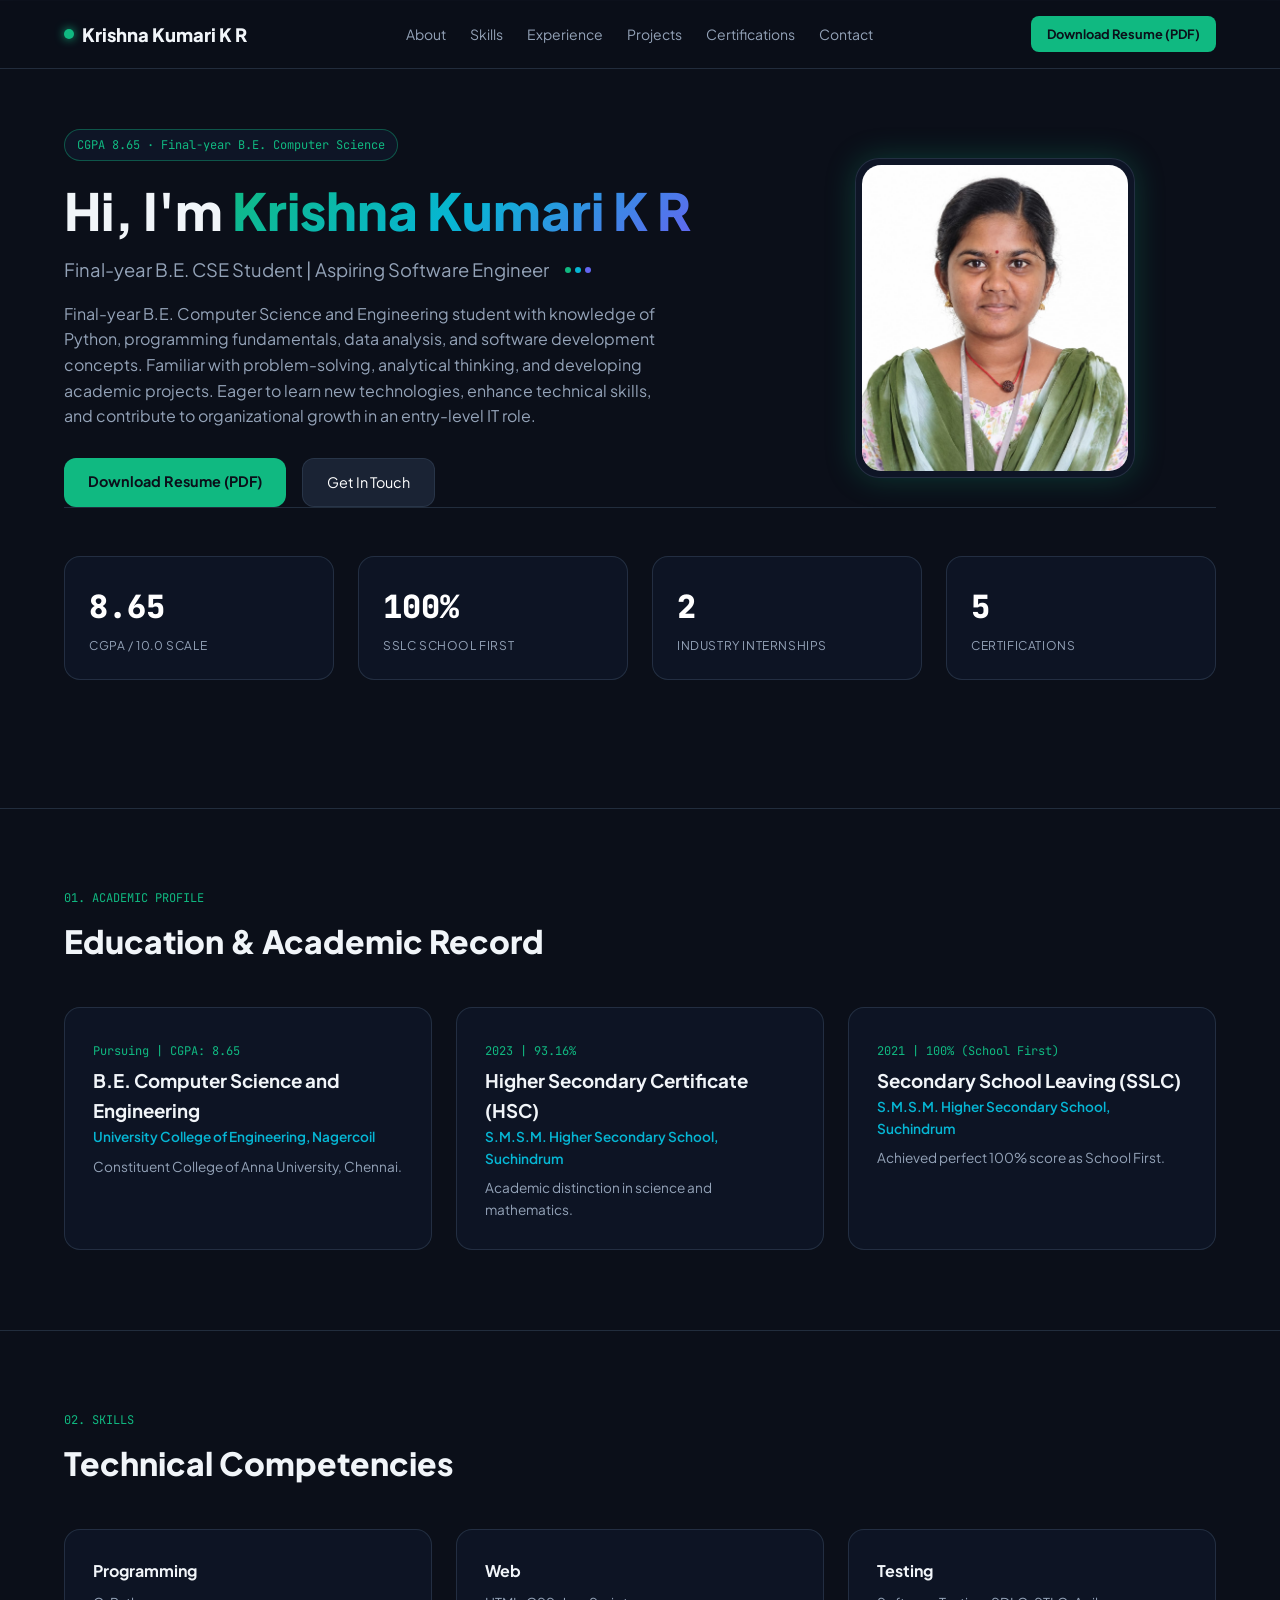
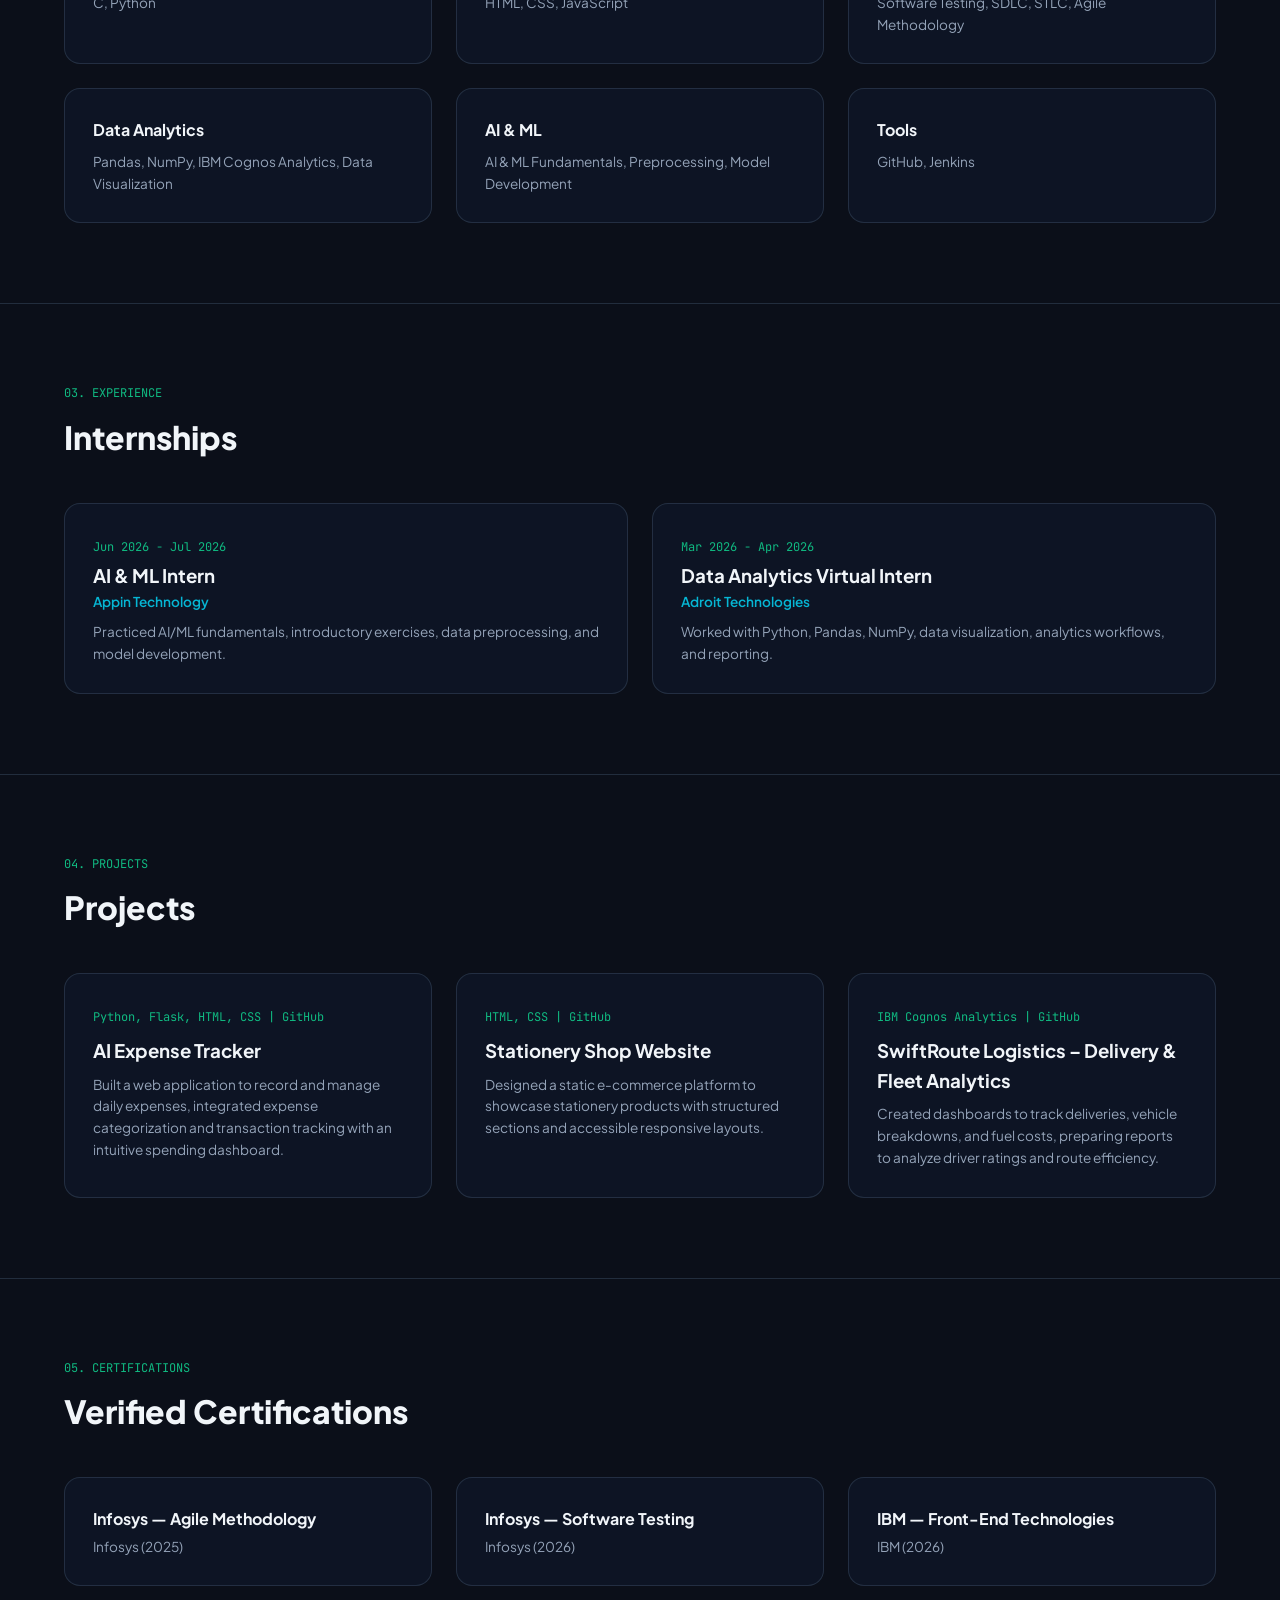
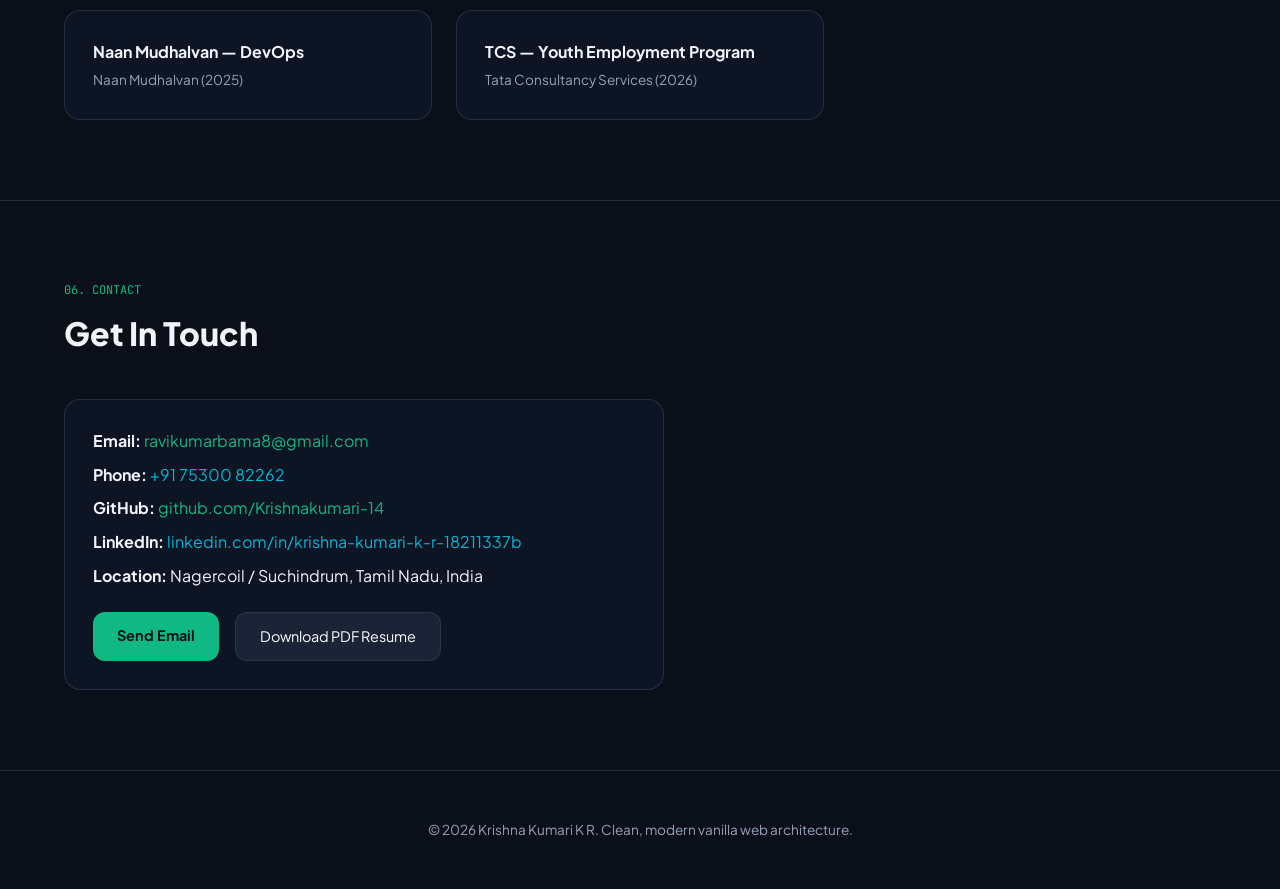
<file: public/index-static.html>
<!DOCTYPE html>
<html lang="en" class="scroll-smooth">
<head>
  <meta charset="UTF-8">
  <meta name="viewport" content="width=device-width, initial-scale=1.0">
  <title>Krishna Kumari K R | Software Engineer & B.E. CSE Student</title>
  <meta name="description" content="Portfolio of Krishna Kumari K R, final-year B.E. Computer Science & Engineering student at UCE Nagercoil (CGPA 8.65).">
  <!-- Google Fonts -->
  <link rel="preconnect" href="https://fonts.googleapis.com">
  <link rel="preconnect" href="https://fonts.gstatic.com" crossorigin>
  <link href="https://fonts.googleapis.com/css2?family=JetBrains+Mono:wght@400;500;600&family=Plus+Jakarta+Sans:wght@300;400;500;600;700;800&display=swap" rel="stylesheet">
  <style>
    :root {
      --bg: #0b0f19;
      --card-bg: rgba(15, 23, 42, 0.7);
      --border: rgba(51, 65, 85, 0.6);
      --accent: #10b981;
      --accent-cyan: #06b6d4;
      --text: #f1f5f9;
      --text-muted: #94a3b8;
    }
    * { box-sizing: border-box; margin: 0; padding: 0; }
    body {
      font-family: 'Plus Jakarta Sans', sans-serif;
      background-color: var(--bg);
      color: var(--text);
      line-height: 1.6;
      overflow-x: hidden;
    }
    a { color: inherit; text-decoration: none; }
    .container { max-width: 1200px; margin: 0 auto; padding: 0 1.5rem; }
    
    header {
      position: fixed; top: 0; left: 0; right: 0; z-index: 50;
      background: rgba(11, 15, 25, 0.85); backdrop-filter: blur(12px);
      border-bottom: 1px solid var(--border); padding: 1rem 0;
    }
    .header-wrap { display: flex; align-items: center; justify-content: space-between; }
    .brand { font-weight: 800; font-size: 1.15rem; display: flex; align-items: center; gap: 0.5rem; }
    .brand-dot { width: 10px; height: 10px; border-radius: 50%; background: var(--accent); box-shadow: 0 0 10px var(--accent); }
    nav { display: flex; align-items: center; gap: 1.5rem; }
    nav a { font-size: 0.875rem; color: var(--text-muted); transition: color 0.2s; }
    nav a:hover { color: #fff; }
    .btn-resume {
      background: var(--accent); color: #0b0f19; font-weight: 700; font-size: 0.8rem;
      padding: 0.5rem 1rem; border-radius: 0.5rem; border: none; cursor: pointer; transition: 0.2s;
    }
    .btn-resume:hover { filter: brightness(1.1); }

    .hero { padding: 8rem 0 5rem; }
    .hero-grid { display: grid; grid-template-columns: 1.2fr 0.8fr; gap: 3rem; align-items: center; }
    @media (max-width: 900px) {
      .hero-grid { grid-template-columns: 1fr; text-align: center; }
      nav { display: none; }
    }
    .hero-kicker {
      display: inline-flex; align-items: center; gap: 0.5rem; font-family: 'JetBrains Mono', monospace;
      font-size: 0.75rem; padding: 0.35rem 0.75rem; background: rgba(15, 23, 42, 0.8);
      border: 1px solid rgba(16, 185, 129, 0.4); border-radius: 999px; color: var(--accent); margin-bottom: 1.2rem;
    }
    .hero-title { font-size: clamp(2.2rem, 4vw, 3.5rem); font-weight: 800; line-height: 1.15; margin-bottom: 1rem; }
    .gradient-text { background: linear-gradient(135deg, #10b981, #06b6d4, #6366f1); -webkit-background-clip: text; -webkit-text-fill-color: transparent; }
    .hero-subtitle { font-size: 1.15rem; color: var(--text-muted); margin-bottom: 1rem; display: flex; align-items: center; gap: 0.5rem; flex-wrap: wrap; }
    .typing-dots { display: inline-flex; gap: 4px; margin-left: 0.5rem; }
    .dot { width: 6px; height: 6px; border-radius: 50%; background: var(--accent); animation: pulse 1.4s infinite ease-in-out; }
    .dot:nth-child(2) { animation-delay: 0.2s; background: var(--accent-cyan); }
    .dot:nth-child(3) { animation-delay: 0.4s; background: #6366f1; }
    @keyframes pulse { 0%, 80%, 100% { opacity: 0.3; transform: scale(0.8); } 40% { opacity: 1; transform: scale(1.3); } }
    .hero-desc { color: var(--text-muted); font-size: 1rem; max-width: 600px; margin-bottom: 1.8rem; }
    .hero-ctas { display: flex; gap: 1rem; flex-wrap: wrap; }
    .btn-primary { background: var(--accent); color: #0b0f19; font-weight: 700; padding: 0.75rem 1.5rem; border-radius: 0.75rem; font-size: 0.9rem; transition: 0.2s; }
    .btn-secondary { background: rgba(30, 41, 59, 0.8); border: 1px solid var(--border); color: #fff; padding: 0.75rem 1.5rem; border-radius: 0.75rem; font-size: 0.9rem; transition: 0.2s; }
    
    .photo-frame {
      position: relative; width: 280px; height: 320px; margin: 0 auto;
      padding: 6px; background: rgba(15, 23, 42, 0.8); border-radius: 1.5rem; border: 1px solid var(--border);
      box-shadow: 0 0 30px rgba(16, 185, 129, 0.25);
    }
    .photo-frame img { width: 100%; height: 100%; object-fit: cover; border-radius: 1.2rem; }

    .metric-strip { display: grid; grid-template-columns: repeat(auto-fit, minmax(200px, 1fr)); gap: 1.5rem; padding: 3rem 0; border-top: 1px solid var(--border); }
    .metric-card { background: var(--card-bg); border: 1px solid var(--border); padding: 1.5rem; border-radius: 1rem; }
    .metric-val { font-size: 2rem; font-weight: 800; font-family: 'JetBrains Mono', monospace; color: #fff; }
    .metric-label { font-size: 0.75rem; text-transform: uppercase; letter-spacing: 0.05em; color: var(--text-muted); margin-top: 0.25rem; }

    section { padding: 5rem 0; border-top: 1px solid var(--border); }
    .sec-header { margin-bottom: 2.5rem; }
    .sec-kicker { font-family: 'JetBrains Mono', monospace; font-size: 0.75rem; color: var(--accent); text-transform: uppercase; margin-bottom: 0.5rem; }
    .sec-title { font-size: 2rem; font-weight: 800; }
    .sec-desc { color: var(--text-muted); margin-top: 0.5rem; max-width: 650px; }

    .grid-3 { display: grid; grid-template-columns: repeat(auto-fit, minmax(300px, 1fr)); gap: 1.5rem; }
    .card { background: var(--card-bg); border: 1px solid var(--border); padding: 1.75rem; border-radius: 1rem; transition: border-color 0.2s; }
    .card:hover { border-color: rgba(16, 185, 129, 0.6); }

    footer { padding: 3rem 0; border-top: 1px solid var(--border); text-align: center; color: var(--text-muted); font-size: 0.85rem; }
  </style>
</head>
<body>
  <header>
    <div class="container header-wrap">
      <div class="brand">
        <span class="brand-dot"></span>
        <span>Krishna Kumari K R</span>
      </div>
      <nav>
        <a href="#about">About</a>
        <a href="#skills">Skills</a>
        <a href="#experience">Experience</a>
        <a href="#projects">Projects</a>
        <a href="#certifications">Certifications</a>
        <a href="#contact">Contact</a>
      </nav>
      <a href="resume.pdf" download="Krishnakumari_KR_Resume.pdf" class="btn-resume">Download Resume (PDF)</a>
    </div>
  </header>

  <main>
    <section class="hero">
      <div class="container hero-grid">
        <div>
          <div class="hero-kicker">CGPA 8.65 · Final-year B.E. Computer Science</div>
          <h1 class="hero-title">Hi, I'm <span class="gradient-text">Krishna Kumari K R</span></h1>
          <div class="hero-subtitle">
            <span>Final-year B.E. CSE Student | Aspiring Software Engineer</span>
            <span class="typing-dots"><span class="dot"></span><span class="dot"></span><span class="dot"></span></span>
          </div>
          <p class="hero-desc">
            Final-year B.E. Computer Science and Engineering student with knowledge of Python, programming fundamentals, data analysis, and software development concepts. Familiar with problem-solving, analytical thinking, and developing academic projects. Eager to learn new technologies, enhance technical skills, and contribute to organizational growth in an entry-level IT role.
          </p>
          <div class="hero-ctas">
            <a href="resume.pdf" download="Krishnakumari_KR_Resume.pdf" class="btn-primary">Download Resume (PDF)</a>
            <a href="#contact" class="btn-secondary">Get In Touch</a>
          </div>
        </div>
        <div>
          <div class="photo-frame">
            <img src="passport.jpeg" alt="Krishna Kumari K R">
          </div>
        </div>
      </div>
      <div class="container">
        <div class="metric-strip">
          <div class="metric-card"><div class="metric-val">8.65</div><div class="metric-label">CGPA / 10.0 Scale</div></div>
          <div class="metric-card"><div class="metric-val">100%</div><div class="metric-label">SSLC School First</div></div>
          <div class="metric-card"><div class="metric-val">2</div><div class="metric-label">Industry Internships</div></div>
          <div class="metric-card"><div class="metric-val">5</div><div class="metric-label">Certifications</div></div>
        </div>
      </div>
    </section>

    <section id="about">
      <div class="container">
        <div class="sec-header">
          <div class="sec-kicker">01. Academic Profile</div>
          <h2 class="sec-title">Education & Academic Record</h2>
        </div>
        <div class="grid-3">
          <div class="card">
            <span style="font-family:'JetBrains Mono'; color:var(--accent); font-size:0.75rem;">Pursuing | CGPA: 8.65</span>
            <h3 style="margin-top:0.25rem;">B.E. Computer Science and Engineering</h3>
            <p style="color:var(--accent-cyan); font-weight:600; font-size:0.85rem;">University College of Engineering, Nagercoil</p>
            <p style="color:var(--text-muted); font-size:0.85rem; margin-top:0.5rem;">Constituent College of Anna University, Chennai.</p>
          </div>
          <div class="card">
            <span style="font-family:'JetBrains Mono'; color:var(--accent); font-size:0.75rem;">2023 | 93.16%</span>
            <h3 style="margin-top:0.25rem;">Higher Secondary Certificate (HSC)</h3>
            <p style="color:var(--accent-cyan); font-weight:600; font-size:0.85rem;">S.M.S.M. Higher Secondary School, Suchindrum</p>
            <p style="color:var(--text-muted); font-size:0.85rem; margin-top:0.5rem;">Academic distinction in science and mathematics.</p>
          </div>
          <div class="card">
            <span style="font-family:'JetBrains Mono'; color:var(--accent); font-size:0.75rem;">2021 | 100% (School First)</span>
            <h3 style="margin-top:0.25rem;">Secondary School Leaving (SSLC)</h3>
            <p style="color:var(--accent-cyan); font-weight:600; font-size:0.85rem;">S.M.S.M. Higher Secondary School, Suchindrum</p>
            <p style="color:var(--text-muted); font-size:0.85rem; margin-top:0.5rem;">Achieved perfect 100% score as School First.</p>
          </div>
        </div>
      </div>
    </section>

    <section id="skills">
      <div class="container">
        <div class="sec-header">
          <div class="sec-kicker">02. Skills</div>
          <h2 class="sec-title">Technical Competencies</h2>
        </div>
        <div class="grid-3">
          <div class="card">
            <h4>Programming</h4>
            <p style="color:var(--text-muted); font-size:0.85rem; margin-top:0.5rem;">C, Python</p>
          </div>
          <div class="card">
            <h4>Web</h4>
            <p style="color:var(--text-muted); font-size:0.85rem; margin-top:0.5rem;">HTML, CSS, JavaScript</p>
          </div>
          <div class="card">
            <h4>Testing</h4>
            <p style="color:var(--text-muted); font-size:0.85rem; margin-top:0.5rem;">Software Testing, SDLC, STLC, Agile Methodology</p>
          </div>
          <div class="card">
            <h4>Data Analytics</h4>
            <p style="color:var(--text-muted); font-size:0.85rem; margin-top:0.5rem;">Pandas, NumPy, IBM Cognos Analytics, Data Visualization</p>
          </div>
          <div class="card">
            <h4>AI & ML</h4>
            <p style="color:var(--text-muted); font-size:0.85rem; margin-top:0.5rem;">AI & ML Fundamentals, Preprocessing, Model Development</p>
          </div>
          <div class="card">
            <h4>Tools</h4>
            <p style="color:var(--text-muted); font-size:0.85rem; margin-top:0.5rem;">GitHub, Jenkins</p>
          </div>
        </div>
      </div>
    </section>

    <section id="experience">
      <div class="container">
        <div class="sec-header">
          <div class="sec-kicker">03. Experience</div>
          <h2 class="sec-title">Internships</h2>
        </div>
        <div class="grid-3">
          <div class="card">
            <span style="font-family:'JetBrains Mono'; font-size:0.75rem; color:var(--accent);">Jun 2026 - Jul 2026</span>
            <h3 style="margin-top:0.25rem;">AI & ML Intern</h3>
            <p style="color:var(--accent-cyan); font-size:0.85rem; font-weight:600;">Appin Technology</p>
            <p style="color:var(--text-muted); font-size:0.85rem; margin-top:0.5rem;">Practiced AI/ML fundamentals, introductory exercises, data preprocessing, and model development.</p>
          </div>
          <div class="card">
            <span style="font-family:'JetBrains Mono'; font-size:0.75rem; color:var(--accent);">Mar 2026 - Apr 2026</span>
            <h3 style="margin-top:0.25rem;">Data Analytics Virtual Intern</h3>
            <p style="color:var(--accent-cyan); font-size:0.85rem; font-weight:600;">Adroit Technologies</p>
            <p style="color:var(--text-muted); font-size:0.85rem; margin-top:0.5rem;">Worked with Python, Pandas, NumPy, data visualization, analytics workflows, and reporting.</p>
          </div>
        </div>
      </div>
    </section>

    <section id="projects">
      <div class="container">
        <div class="sec-header">
          <div class="sec-kicker">04. Projects</div>
          <h2 class="sec-title">Projects</h2>
        </div>
        <div class="grid-3">
          <div class="card">
            <span style="font-family:'JetBrains Mono'; font-size:0.75rem; color:var(--accent);">Python, Flask, HTML, CSS | GitHub</span>
            <h3 style="margin:0.5rem 0;">AI Expense Tracker</h3>
            <p style="color:var(--text-muted); font-size:0.85rem;">Built a web application to record and manage daily expenses, integrated expense categorization and transaction tracking with an intuitive spending dashboard.</p>
          </div>
          <div class="card">
            <span style="font-family:'JetBrains Mono'; font-size:0.75rem; color:var(--accent);">HTML, CSS | GitHub</span>
            <h3 style="margin:0.5rem 0;">Stationery Shop Website</h3>
            <p style="color:var(--text-muted); font-size:0.85rem;">Designed a static e-commerce platform to showcase stationery products with structured sections and accessible responsive layouts.</p>
          </div>
          <div class="card">
            <span style="font-family:'JetBrains Mono'; font-size:0.75rem; color:var(--accent);">IBM Cognos Analytics | GitHub</span>
            <h3 style="margin:0.5rem 0;">SwiftRoute Logistics – Delivery & Fleet Analytics</h3>
            <p style="color:var(--text-muted); font-size:0.85rem;">Created dashboards to track deliveries, vehicle breakdowns, and fuel costs, preparing reports to analyze driver ratings and route efficiency.</p>
          </div>
        </div>
      </div>
    </section>

    <section id="certifications">
      <div class="container">
        <div class="sec-header">
          <div class="sec-kicker">05. Certifications</div>
          <h2 class="sec-title">Verified Certifications</h2>
        </div>
        <div class="grid-3">
          <div class="card">
            <h4>Infosys — Agile Methodology</h4>
            <p style="color:var(--text-muted); font-size:0.85rem; margin-top:0.25rem;">Infosys (2025)</p>
          </div>
          <div class="card">
            <h4>Infosys — Software Testing</h4>
            <p style="color:var(--text-muted); font-size:0.85rem; margin-top:0.25rem;">Infosys (2026)</p>
          </div>
          <div class="card">
            <h4>IBM — Front-End Technologies</h4>
            <p style="color:var(--text-muted); font-size:0.85rem; margin-top:0.25rem;">IBM (2026)</p>
          </div>
          <div class="card">
            <h4>Naan Mudhalvan — DevOps</h4>
            <p style="color:var(--text-muted); font-size:0.85rem; margin-top:0.25rem;">Naan Mudhalvan (2025)</p>
          </div>
          <div class="card">
            <h4>TCS — Youth Employment Program</h4>
            <p style="color:var(--text-muted); font-size:0.85rem; margin-top:0.25rem;">Tata Consultancy Services (2026)</p>
          </div>
        </div>
      </div>
    </section>

    <section id="contact">
      <div class="container">
        <div class="sec-header">
          <div class="sec-kicker">06. Contact</div>
          <h2 class="sec-title">Get In Touch</h2>
        </div>
        <div class="card" style="max-width:600px;">
          <p><strong>Email:</strong> <a href="mailto:ravikumarbama8@gmail.com" style="color:var(--accent);">ravikumarbama8@gmail.com</a></p>
          <p style="margin-top:0.5rem;"><strong>Phone:</strong> <a href="tel:7530082262" style="color:var(--accent-cyan);">+91 75300 82262</a></p>
          <p style="margin-top:0.5rem;"><strong>GitHub:</strong> <a href="https://github.com/Krishnakumari-14" target="_blank" style="color:var(--accent);">github.com/Krishnakumari-14</a></p>
          <p style="margin-top:0.5rem;"><strong>LinkedIn:</strong> <a href="https://linkedin.com/in/krishna-kumari-k-r-18211337b" target="_blank" style="color:var(--accent-cyan);">linkedin.com/in/krishna-kumari-k-r-18211337b</a></p>
          <p style="margin-top:0.5rem;"><strong>Location:</strong> Nagercoil / Suchindrum, Tamil Nadu, India</p>
          <div style="margin-top:1.5rem; display:flex; gap:1rem;">
            <a href="mailto:ravikumarbama8@gmail.com" class="btn-primary">Send Email</a>
            <a href="resume.pdf" download="Krishnakumari_KR_Resume.pdf" class="btn-secondary">Download PDF Resume</a>
          </div>
        </div>
      </div>
    </section>
  </main>

  <footer>
    <div class="container">
      <p>© 2026 Krishna Kumari K R. Clean, modern vanilla web architecture.</p>
    </div>
  </footer>
</body>
</html>
</file>
